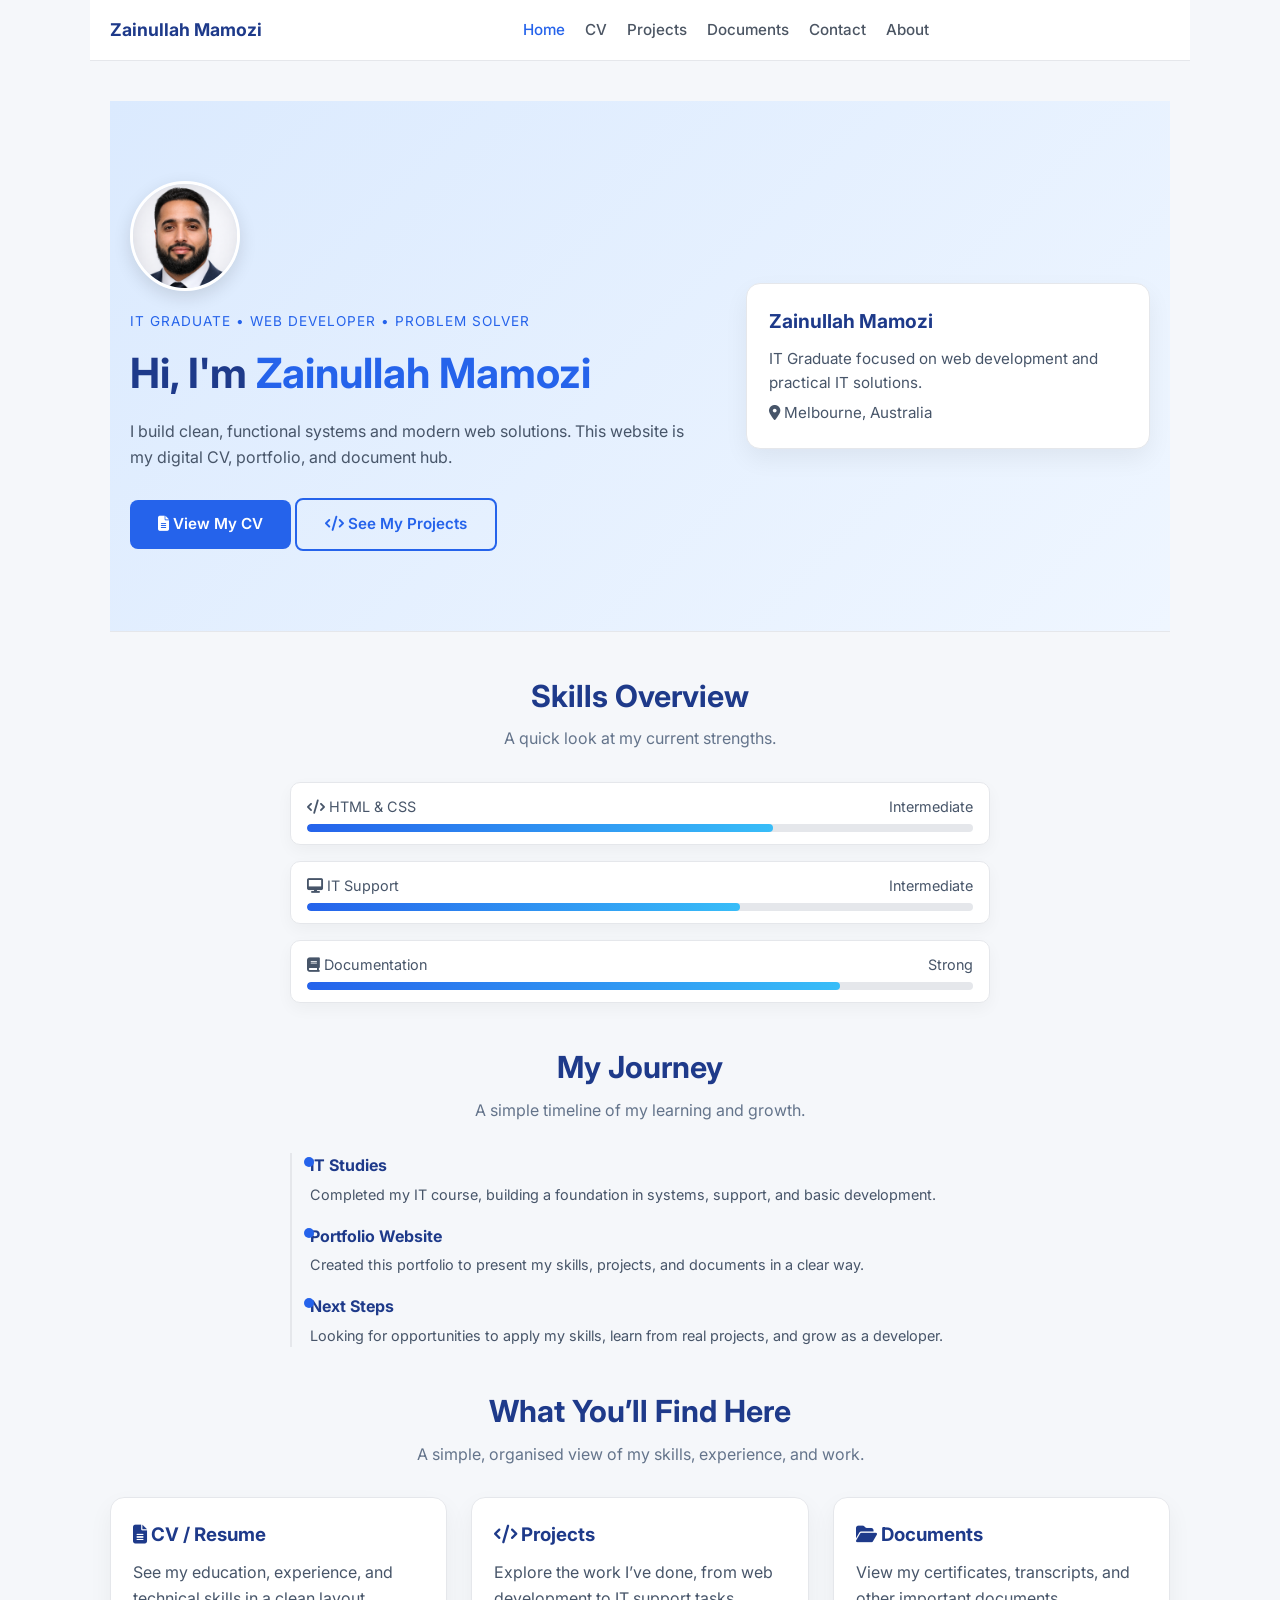
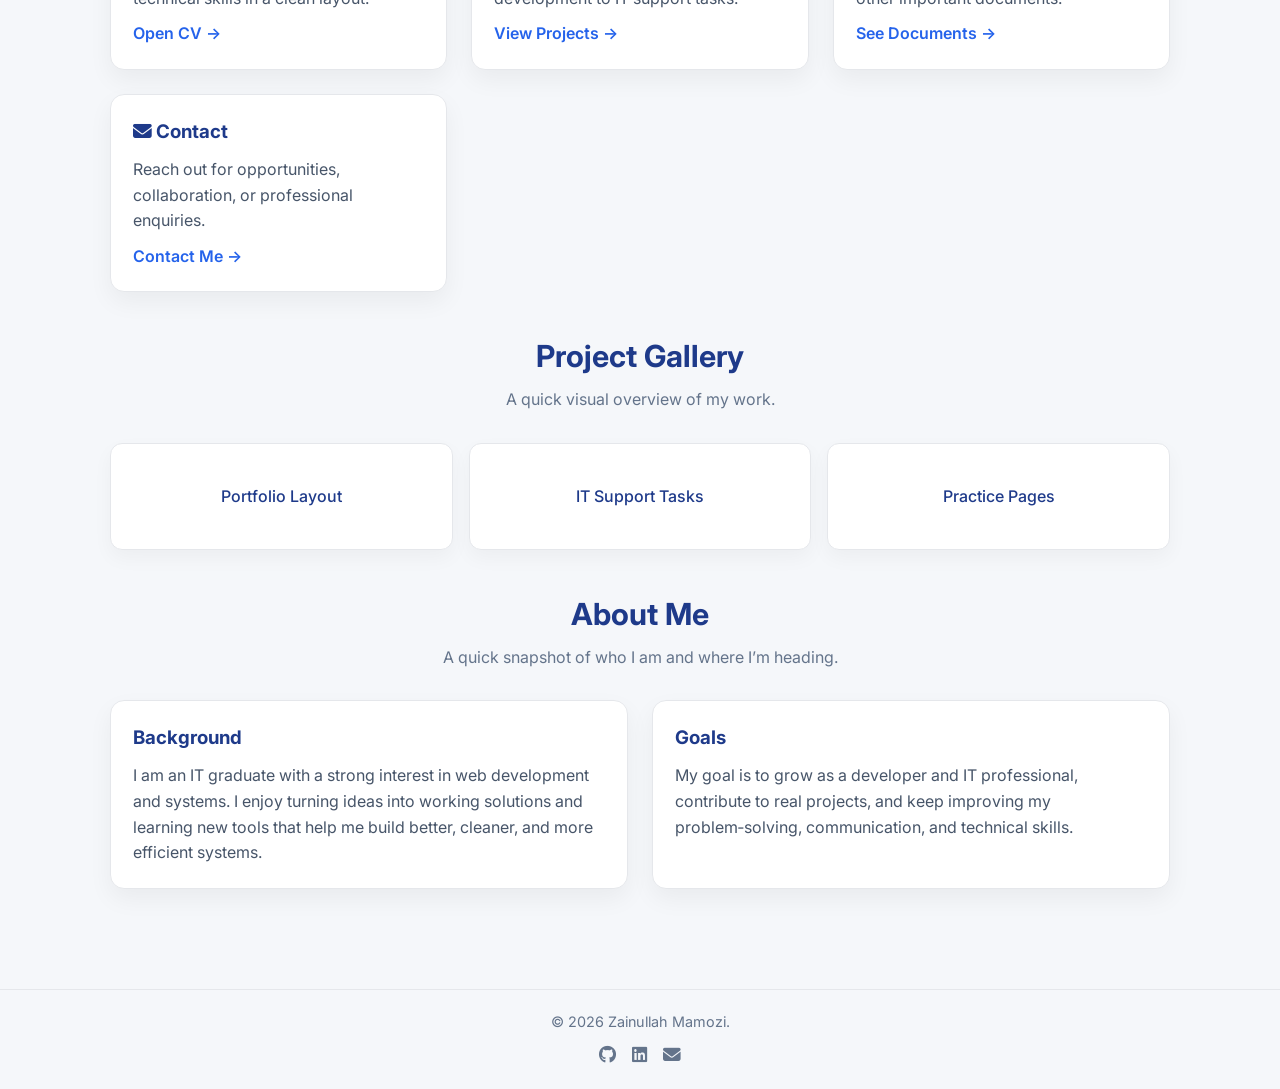
<file: index.html>
<!DOCTYPE html>
<html lang="en">
<head>
    <meta charset="UTF-8">
    <title>Home | Zainullah Mamozi</title>
    <link rel="stylesheet" href="style.css">
    <link rel="stylesheet" href="https://cdnjs.cloudflare.com/ajax/libs/font-awesome/6.5.1/css/all.min.css">
</head>
<body>

<header class="navbar">
    <div class="logo">Zainullah Mamozi</div>
    <nav>
        <a href="index.html" class="active">Home</a>
        <a href="cv.html">CV</a>
        <a href="projects.html">Projects</a>
        <a href="documents.html">Documents</a>
        <a href="contact.html">Contact</a>
        <a href="about.html">About</a>
    </nav>
</header>

<main>

    <!-- FIXED HERO SECTION -->
    <section class="hero">
        <div class="hero-inner">

            <!-- LEFT SIDE -->
            <div class="hero-left">
                <img src="images/profile.jpg" class="profile-photo-card" alt="Profile Photo">

                <p class="hero-tag">IT Graduate • Web Developer • Problem Solver</p>

                <h1>Hi, I'm <span class="accent">Zainullah Mamozi</span></h1>

                <p class="hero-desc">
                    I build clean, functional systems and modern web solutions.
                    This website is my digital CV, portfolio, and document hub.
                </p>

                <div class="hero-actions">
                    <a href="cv.html" class="btn primary"><i class="fa-solid fa-file-lines"></i> View My CV</a>
                    <a href="projects.html" class="btn ghost"><i class="fa-solid fa-code"></i> See My Projects</a>
                </div>
            </div>

            <!-- RIGHT SIDE -->
            <div class="hero-card profile-card">
                <h2>Zainullah Mamozi</h2>
                <p>IT Graduate focused on web development and practical IT solutions.</p>
                <p class="profile-location"><i class="fa-solid fa-location-dot"></i> Melbourne, Australia</p>
            </div>

        </div>
    </section>

    <!-- SKILLS -->
    <section class="section">
        <h2 class="section-title">Skills Overview</h2>
        <p class="section-subtitle">A quick look at my current strengths.</p>

        <div class="skills-list">
            <div class="skill-item">
                <div class="skill-label">
                    <span><i class="fa-solid fa-code"></i> HTML & CSS</span>
                    <span>Intermediate</span>
                </div>
                <div class="skill-bar">
                    <div class="skill-fill" style="width: 70%;"></div>
                </div>
            </div>

            <div class="skill-item">
                <div class="skill-label">
                    <span><i class="fa-solid fa-desktop"></i> IT Support</span>
                    <span>Intermediate</span>
                </div>
                <div class="skill-bar">
                    <div class="skill-fill" style="width: 65%;"></div>
                </div>
            </div>

            <div class="skill-item">
                <div class="skill-label">
                    <span><i class="fa-solid fa-book"></i> Documentation</span>
                    <span>Strong</span>
                </div>
                <div class="skill-bar">
                    <div class="skill-fill" style="width: 80%;"></div>
                </div>
            </div>
        </div>
    </section>

    <!-- TIMELINE -->
    <section class="section">
        <h2 class="section-title">My Journey</h2>
        <p class="section-subtitle">A simple timeline of my learning and growth.</p>

        <div class="timeline">
            <div class="timeline-item">
                <div class="timeline-dot"></div>
                <div class="timeline-content">
                    <h3>IT Studies</h3>
                    <p>Completed my IT course, building a foundation in systems, support, and basic development.</p>
                </div>
            </div>

            <div class="timeline-item">
                <div class="timeline-dot"></div>
                <div class="timeline-content">
                    <h3>Portfolio Website</h3>
                    <p>Created this portfolio to present my skills, projects, and documents in a clear way.</p>
                </div>
            </div>

            <div class="timeline-item">
                <div class="timeline-dot"></div>
                <div class="timeline-content">
                    <h3>Next Steps</h3>
                    <p>Looking for opportunities to apply my skills, learn from real projects, and grow as a developer.</p>
                </div>
            </div>
        </div>
    </section>

    <!-- WHAT YOU’LL FIND -->
    <section class="section">
        <h2 class="section-title">What You’ll Find Here</h2>
        <p class="section-subtitle">
            A simple, organised view of my skills, experience, and work.
        </p>

        <div class="card-grid">
            <div class="card">
                <h3><i class="fa-solid fa-file-lines"></i> CV / Resume</h3>
                <p>See my education, experience, and technical skills in a clean layout.</p>
                <a href="cv.html" class="card-link">Open CV →</a>
            </div>
            <div class="card">
                <h3><i class="fa-solid fa-code"></i> Projects</h3>
                <p>Explore the work I’ve done, from web development to IT support tasks.</p>
                <a href="projects.html" class="card-link">View Projects →</a>
            </div>
            <div class="card">
                <h3><i class="fa-solid fa-folder-open"></i> Documents</h3>
                <p>View my certificates, transcripts, and other important documents.</p>
                <a href="documents.html" class="card-link">See Documents →</a>
            </div>
            <div class="card">
                <h3><i class="fa-solid fa-envelope"></i> Contact</h3>
                <p>Reach out for opportunities, collaboration, or professional enquiries.</p>
                <a href="contact.html" class="card-link">Contact Me →</a>
            </div>
        </div>
    </section>

    <!-- PROJECT GALLERY PREVIEW -->
    <section class="section">
        <h2 class="section-title">Project Gallery</h2>
        <p class="section-subtitle">A quick visual overview of my work.</p>

        <div class="gallery-grid">
            <div class="gallery-item">Portfolio Layout</div>
            <div class="gallery-item">IT Support Tasks</div>
            <div class="gallery-item">Practice Pages</div>
        </div>
    </section>

    <!-- ABOUT AT THE END -->
    <section class="section">
        <h2 class="section-title">About Me</h2>
        <p class="section-subtitle">
            A quick snapshot of who I am and where I’m heading.
        </p>
        <div class="about-layout">
            <div class="about-block">
                <h3>Background</h3>
                <p>
                    I am an IT graduate with a strong interest in web development and systems.
                    I enjoy turning ideas into working solutions and learning new tools that
                    help me build better, cleaner, and more efficient systems.
                </p>
            </div>
            <div class="about-block">
                <h3>Goals</h3>
                <p>
                    My goal is to grow as a developer and IT professional, contribute to real projects,
                    and keep improving my problem‑solving, communication, and technical skills.
                </p>
            </div>
        </div>
    </section>

</main>

<footer class="footer">
    <p>© 2026 Zainullah Mamozi.</p>
    <div class="footer-social">
        <a href="#" aria-label="GitHub"><i class="fa-brands fa-github"></i></a>
        <a href="#" aria-label="LinkedIn"><i class="fa-brands fa-linkedin"></i></a>
        <a href="#" aria-label="Email"><i class="fa-solid fa-envelope"></i></a>
    </div>
</footer>

</body>
</html>
</file>
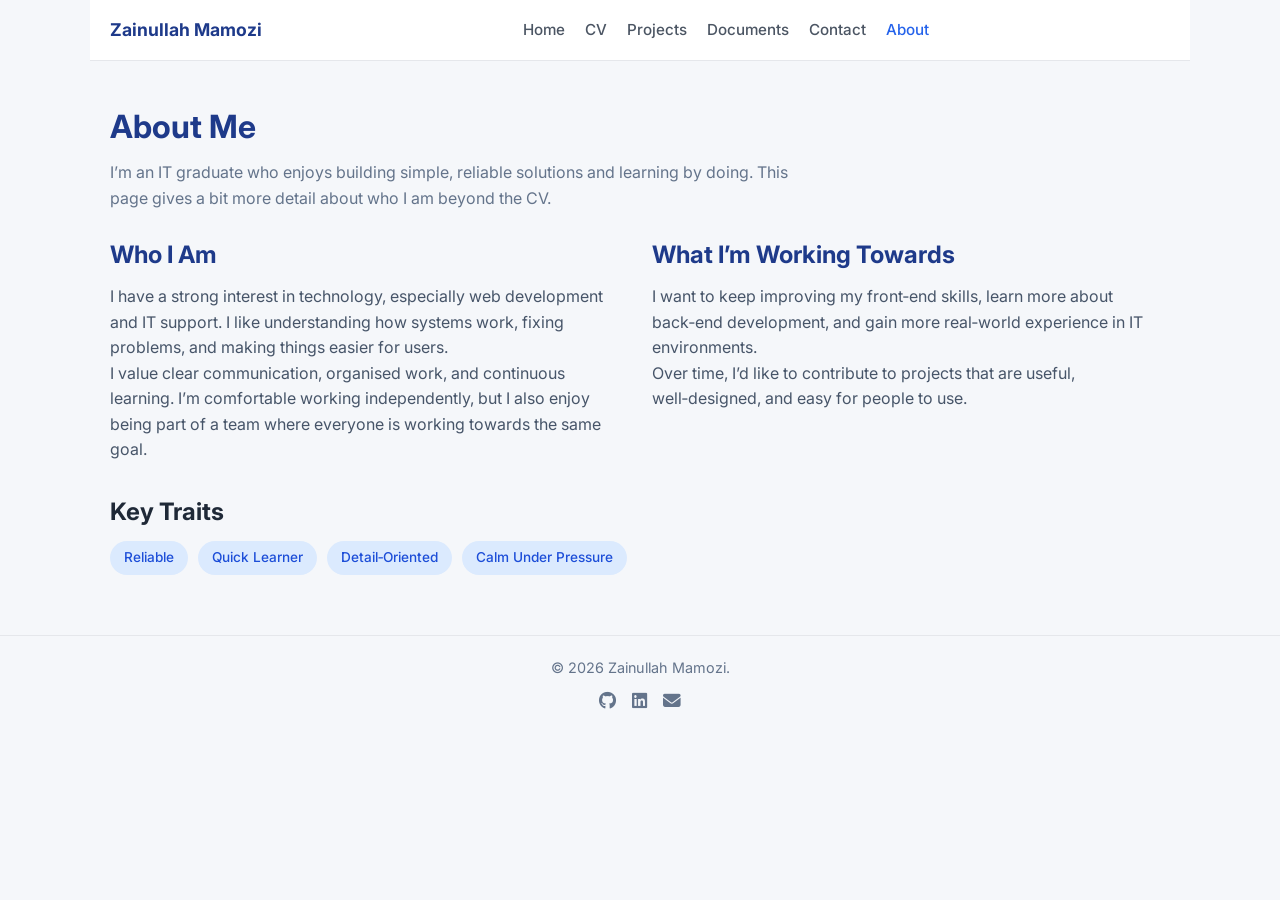
<file: about.html>
<!DOCTYPE html>
<html lang="en">
<head>
    <meta charset="UTF-8">
    <title>About | Zainullah Mamozi</title>
    <link rel="stylesheet" href="style.css">
    <link rel="stylesheet" href="https://cdnjs.cloudflare.com/ajax/libs/font-awesome/6.5.1/css/all.min.css">
</head>
<body>
<header class="navbar">
    <div class="logo">Zainullah Mamozi</div>
    <nav>
        <a href="index.html">Home</a>
        <a href="cv.html">CV</a>
        <a href="projects.html">Projects</a>
        <a href="documents.html">Documents</a>
        <a href="contact.html">Contact</a>
        <a href="about.html" class="active">About</a>
    </nav>
</header>

<main class="page">
    <h1 class="page-title">About Me</h1>
    <p class="page-intro">
        I’m an IT graduate who enjoys building simple, reliable solutions and learning by doing.
        This page gives a bit more detail about who I am beyond the CV.
    </p>

    <section class="split">
        <div>
            <h2>Who I Am</h2>
            <p>
                I have a strong interest in technology, especially web development and IT support.
                I like understanding how systems work, fixing problems, and making things easier
                for users.
            </p>
            <p>
                I value clear communication, organised work, and continuous learning. I’m comfortable
                working independently, but I also enjoy being part of a team where everyone is
                working towards the same goal.
            </p>
        </div>
        <div>
            <h2>What I’m Working Towards</h2>
            <p>
                I want to keep improving my front‑end skills, learn more about back‑end development,
                and gain more real‑world experience in IT environments.
            </p>
            <p>
                Over time, I’d like to contribute to projects that are useful, well‑designed, and
                easy for people to use.
            </p>
        </div>
    </section>

    <section class="pill-section">
        <h2>Key Traits</h2>
        <div class="pill-row">
            <span class="pill">Reliable</span>
            <span class="pill">Quick Learner</span>
            <span class="pill">Detail‑Oriented</span>
            <span class="pill">Calm Under Pressure</span>
        </div>
    </section>
</main>

<footer class="footer">
    <p>© 2026 Zainullah Mamozi.</p>
    <div class="footer-social">
        <a href="#" aria-label="GitHub"><i class="fa-brands fa-github"></i></a>
        <a href="#" aria-label="LinkedIn"><i class="fa-brands fa-linkedin"></i></a>
        <a href="#" aria-label="Email"><i class="fa-solid fa-envelope"></i></a>
    </div>
</footer>
</body>
</html>
</file>
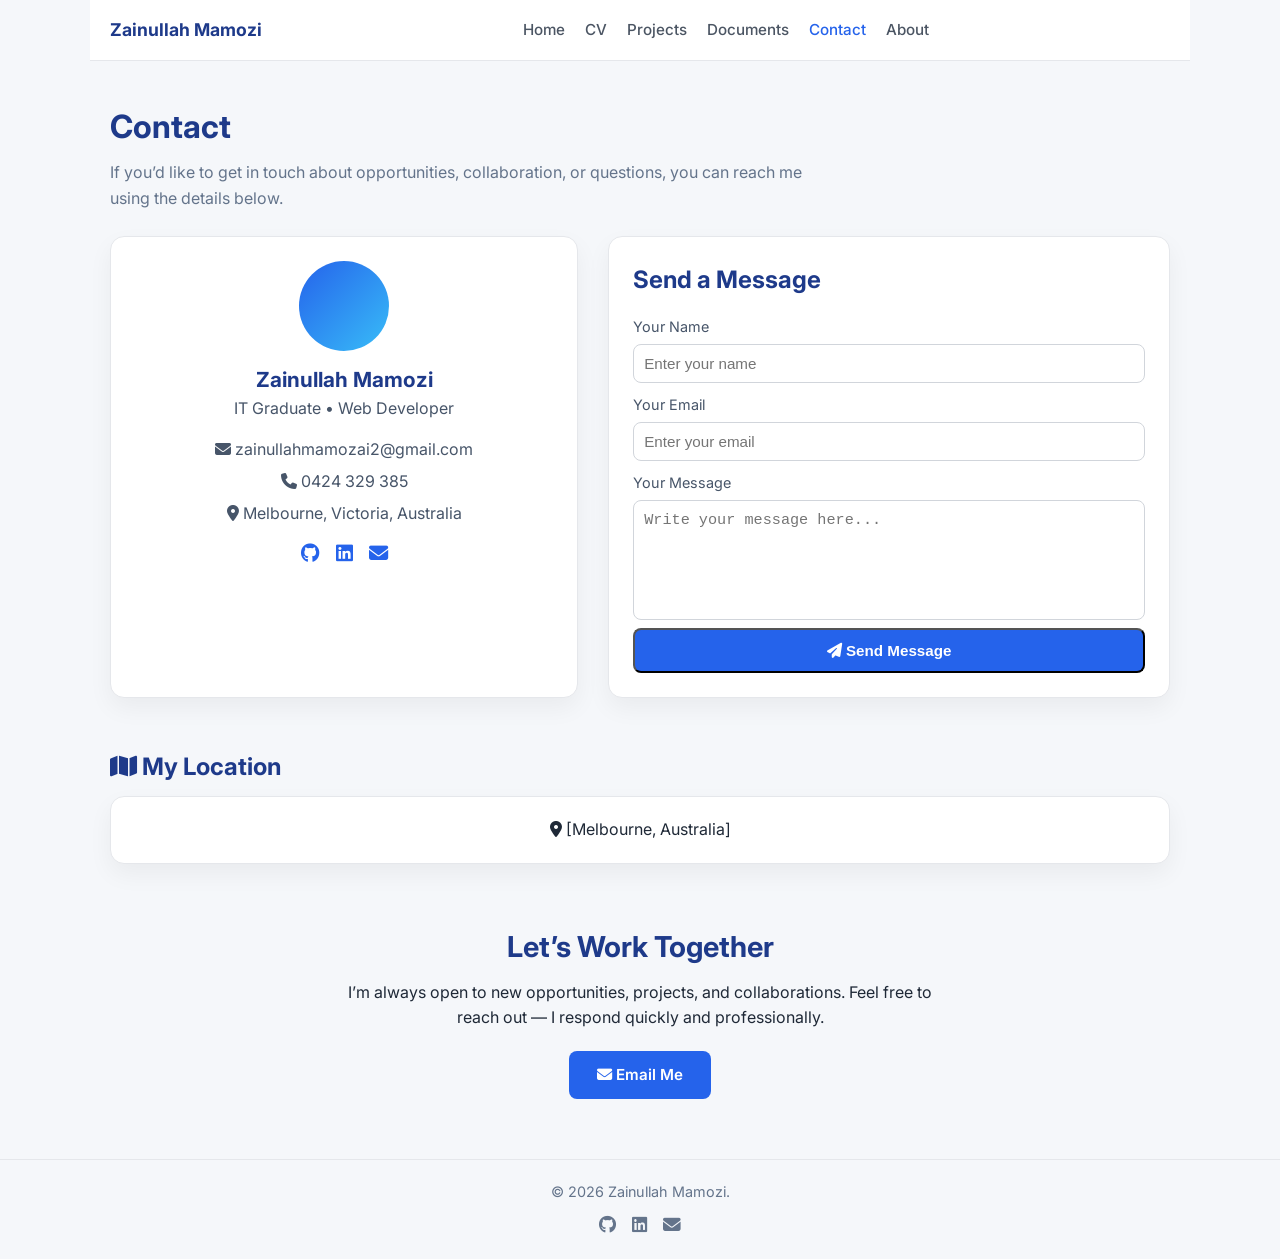
<file: contact.html>
<!DOCTYPE html>
<html lang="en">
<head>
    <meta charset="UTF-8">
    <title>Contact | Zainullah Mamozi</title>
    <link rel="stylesheet" href="style.css">
    <link rel="stylesheet" href="https://cdnjs.cloudflare.com/ajax/libs/font-awesome/6.5.1/css/all.min.css">
</head>
<body>

<header class="navbar">
    <div class="logo">Zainullah Mamozi</div>
    <nav>
        <a href="index.html">Home</a>
        <a href="cv.html">CV</a>
        <a href="projects.html">Projects</a>
        <a href="documents.html">Documents</a>
        <a href="contact.html" class="active">Contact</a>
        <a href="about.html">About</a>
    </nav>
</header>

<main class="page">

    <h1 class="page-title">Contact</h1>
    <p class="page-intro">
        If you’d like to get in touch about opportunities, collaboration, or questions,
        you can reach me using the details below.
    </p>

    <!-- CONTACT GRID -->
    <div class="contact-grid">

        <!-- CONTACT CARD -->
        <div class="contact-card">
            <div class="contact-photo"></div>
            <h2 class="contact-name">Zainullah Mamozi</h2>
            <p class="contact-role">IT Graduate • Web Developer</p>

            <div class="contact-info">
                <p><i class="fa-solid fa-envelope"></i> zainullahmamozai2@gmail.com</p>
                <p><i class="fa-solid fa-phone"></i> 0424 329 385</p>
                <p><i class="fa-solid fa-location-dot"></i> Melbourne, Victoria, Australia</p>
            </div>

            <div class="contact-social">
                <a href="#"><i class="fa-brands fa-github"></i></a>
                <a href="#"><i class="fa-brands fa-linkedin"></i></a>
                <a href="#"><i class="fa-solid fa-envelope"></i></a>
            </div>
        </div>

        <!-- CONTACT FORM -->
        <div class="contact-form-box">
            <h2>Send a Message</h2>

            <!-- FIXED FORM -->
            <form action="mailto:zainullahmamozai2@gmail.com"
                  method="POST"
                  enctype="text/plain"
                  class="contact-form">

                <label>Your Name</label>
                <input type="text" name="name" placeholder="Enter your name" required>

                <label>Your Email</label>
                <input type="email" name="email" placeholder="Enter your email" required>

                <label>Your Message</label>
                <textarea name="message" placeholder="Write your message here..." required></textarea>

                <button type="submit" class="btn primary" style="width:100%;">
                    <i class="fa-solid fa-paper-plane"></i> Send Message
                </button>
            </form>
        </div>

    </div>

    <!-- MAP PREVIEW -->
    <section class="map-preview">
        <h2><i class="fa-solid fa-map"></i> My Location</h2>
        <div class="map-box">
            <p><i class="fa-solid fa-location-dot"></i> [Melbourne, Australia]</p>
        </div>
    </section>

    <!-- CTA -->
    <section class="cta-section">
        <h2>Let’s Work Together</h2>
        <p>
            I’m always open to new opportunities, projects, and collaborations.
            Feel free to reach out — I respond quickly and professionally.
        </p>
        <a href="mailto:zainullahmamozai2@gmail.com" class="btn primary">
            <i class="fa-solid fa-envelope"></i> Email Me
        </a>
    </section>

</main>

<footer class="footer">
    <p>© 2026 Zainullah Mamozi.</p>
    <div class="footer-social">
        <a href="#"><i class="fa-brands fa-github"></i></a>
        <a href="#"><i class="fa-brands fa-linkedin"></i></a>
        <a href="#"><i class="fa-solid fa-envelope"></i></a>
    </div>
</footer>

</body>
</html>
</file>
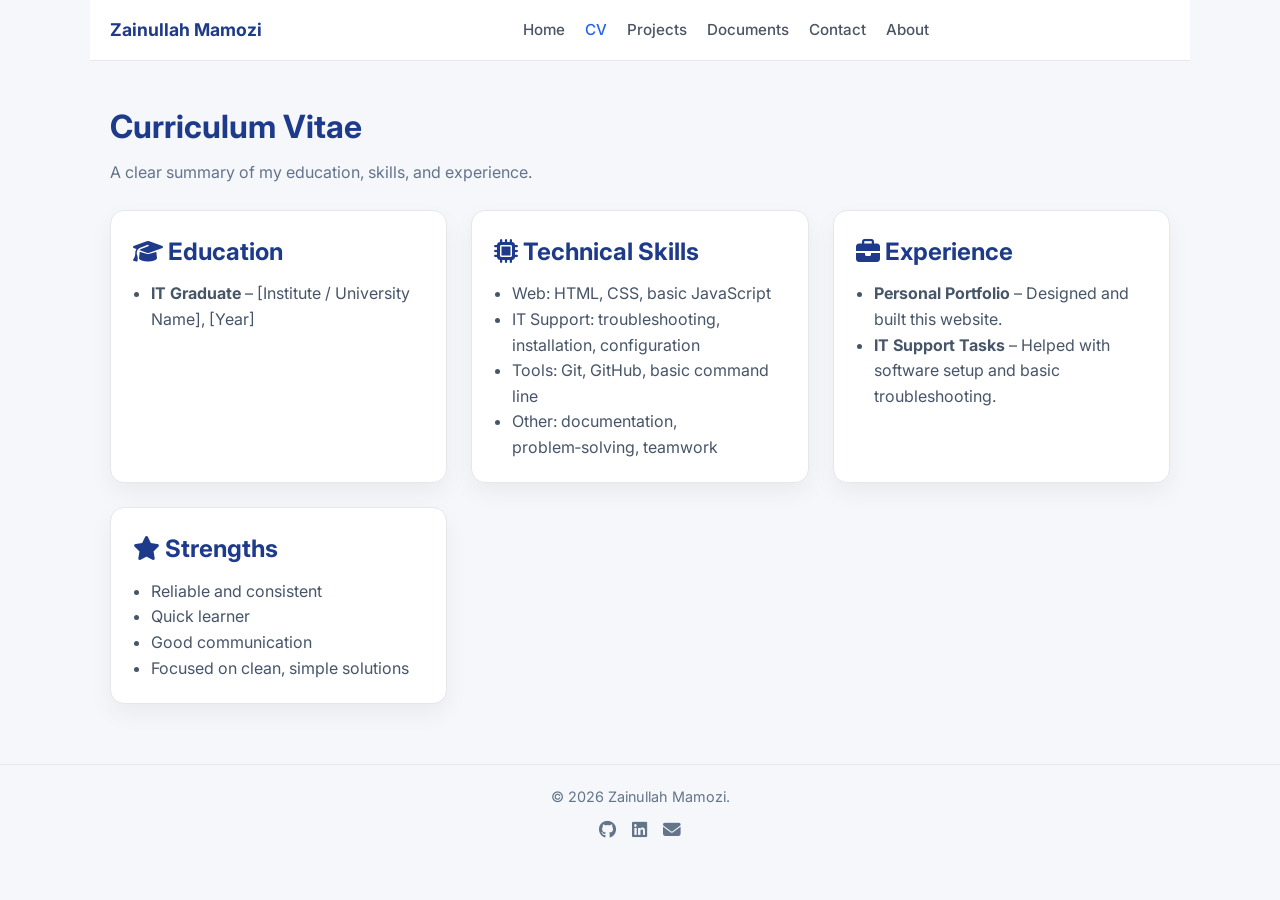
<file: cv.html>
<!DOCTYPE html>
<html lang="en">
<head>
    <meta charset="UTF-8">
    <title>CV | Zainullah Mamozi</title>
    <link rel="stylesheet" href="style.css">
    <link rel="stylesheet" href="https://cdnjs.cloudflare.com/ajax/libs/font-awesome/6.5.1/css/all.min.css">
</head>
<body>
<header class="navbar">
    <div class="logo">Zainullah Mamozi</div>
    <nav>
        <a href="index.html">Home</a>
        <a href="cv.html" class="active">CV</a>
        <a href="projects.html">Projects</a>
        <a href="documents.html">Documents</a>
        <a href="contact.html">Contact</a>
        <a href="about.html">About</a>
    </nav>
</header>

<main class="page">
    <h1 class="page-title">Curriculum Vitae</h1>
    <p class="page-intro">
        A clear summary of my education, skills, and experience.
    </p>

    <section class="cv-grid">
        <div class="cv-card">
            <h2><i class="fa-solid fa-graduation-cap"></i> Education</h2>
            <ul>
                <li><strong>IT Graduate</strong> – [Institute / University Name], [Year]</li>
            </ul>
        </div>

        <div class="cv-card">
            <h2><i class="fa-solid fa-microchip"></i> Technical Skills</h2>
            <ul>
                <li>Web: HTML, CSS, basic JavaScript</li>
                <li>IT Support: troubleshooting, installation, configuration</li>
                <li>Tools: Git, GitHub, basic command line</li>
                <li>Other: documentation, problem‑solving, teamwork</li>
            </ul>
        </div>

        <div class="cv-card">
            <h2><i class="fa-solid fa-briefcase"></i> Experience</h2>
            <ul>
                <li><strong>Personal Portfolio</strong> – Designed and built this website.</li>
                <li><strong>IT Support Tasks</strong> – Helped with software setup and basic troubleshooting.</li>
            </ul>
        </div>

        <div class="cv-card">
            <h2><i class="fa-solid fa-star"></i> Strengths</h2>
            <ul>
                <li>Reliable and consistent</li>
                <li>Quick learner</li>
                <li>Good communication</li>
                <li>Focused on clean, simple solutions</li>
            </ul>
        </div>
    </section>
</main>

<footer class="footer">
    <p>© 2026 Zainullah Mamozi.</p>
    <div class="footer-social">
        <a href="#" aria-label="GitHub"><i class="fa-brands fa-github"></i></a>
        <a href="#" aria-label="LinkedIn"><i class="fa-brands fa-linkedin"></i></a>
        <a href="#" aria-label="Email"><i class="fa-solid fa-envelope"></i></a>
    </div>
</footer>
</body>
</html>
</file>
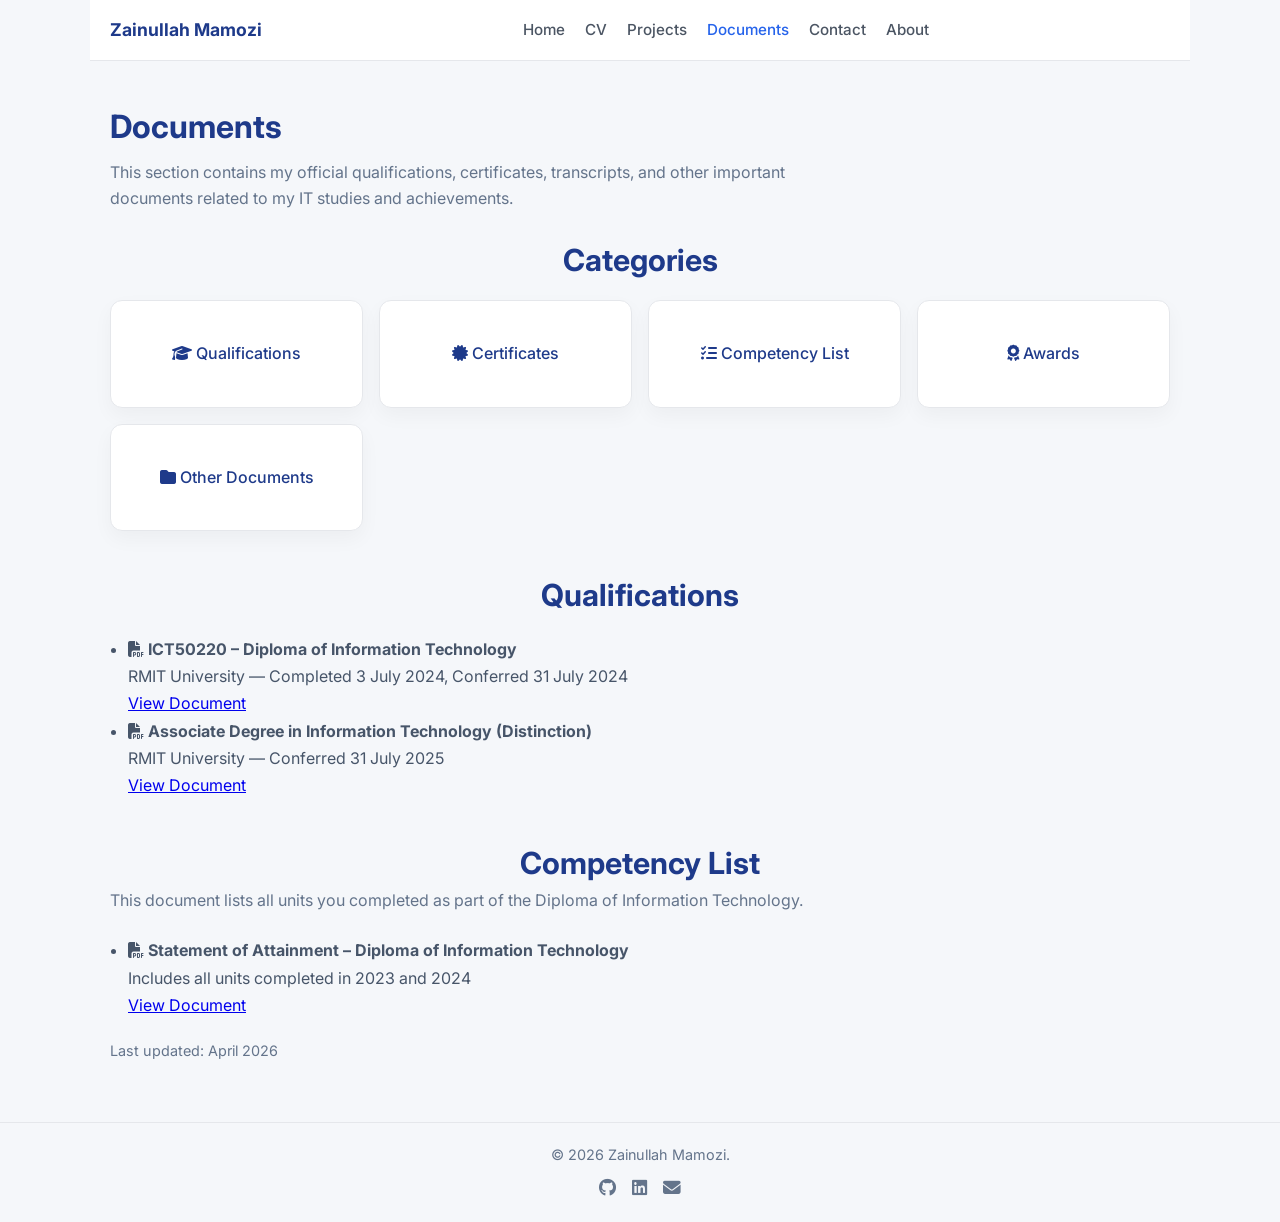
<file: documents.html>
<!DOCTYPE html>
<html lang="en">
<head>
    <meta charset="UTF-8">
    <meta name="viewport" content="width=device-width, initial-scale=1.0">
    <title>Documents – Zainullah Mamozi</title>
    <link rel="stylesheet" href="style.css">
    <link rel="stylesheet" href="https://cdnjs.cloudflare.com/ajax/libs/font-awesome/6.5.1/css/all.min.css">
</head>

<body>

<!-- NAVBAR -->
<header class="navbar">
    <div class="logo">Zainullah Mamozi</div>
    <nav>
        <a href="index.html">Home</a>
        <a href="cv.html">CV</a>
        <a href="projects.html">Projects</a>
        <a href="documents.html" class="active">Documents</a>
        <a href="contact.html">Contact</a>
        <a href="about.html">About</a>
    </nav>
</header>

<main class="page">

    <h1 class="page-title">Documents</h1>
    <p class="page-intro">
        This section contains my official qualifications, certificates, transcripts, and other important documents related to my IT studies and achievements.
    </p>

    <!-- CATEGORIES -->
    <h2 class="section-title">Categories</h2>
    <div class="gallery-grid">
        <div class="gallery-item"><i class="fa-solid fa-graduation-cap"></i> Qualifications</div>
        <div class="gallery-item"><i class="fa-solid fa-certificate"></i> Certificates</div>
        <div class="gallery-item"><i class="fa-solid fa-list-check"></i> Competency List</div>
        <div class="gallery-item"><i class="fa-solid fa-award"></i> Awards</div>
        <div class="gallery-item"><i class="fa-solid fa-folder"></i> Other Documents</div>
    </div>

    <!-- QUALIFICATIONS -->
    <h2 class="section-title" style="margin-top:40px;">Qualifications</h2>

    <ul class="doc-list">
        <li>
            <i class="fa-solid fa-file-pdf"></i>
            <strong>ICT50220 – Diploma of Information Technology</strong><br>
            RMIT University — Completed 3 July 2024, Conferred 31 July 2024<br>
            <a href="documents/diploma-it.pdf" target="_blank">View Document</a>
        </li>

        <li>
            <i class="fa-solid fa-file-pdf"></i>
            <strong>Associate Degree in Information Technology (Distinction)</strong><br>
            RMIT University — Conferred 31 July 2025<br>
            <a href="documents/associate-degree.pdf" target="_blank">View Document</a>
        </li>
    </ul>

    <!-- COMPETENCY LIST -->
    <h2 class="section-title" style="margin-top:40px;">Competency List</h2>
    <p class="page-intro">
        This document lists all units you completed as part of the Diploma of Information Technology.
    </p>

    <ul class="doc-list">
        <li>
            <i class="fa-solid fa-file-pdf"></i>
            <strong>Statement of Attainment – Diploma of Information Technology</strong><br>
            Includes all units completed in 2023 and 2024<br>
            <a href="documents/statement-of-attainment.pdf" target="_blank">View Document</a>
        </li>
    </ul>

    <p style="margin-top:20px; color:#64748b; font-size:0.9rem;">
        Last updated: April 2026
    </p>

</main>

<!-- FOOTER -->
<footer class="footer">
    <p>© 2026 Zainullah Mamozi.</p>
    <div class="footer-social">
        <a href="#" aria-label="GitHub"><i class="fa-brands fa-github"></i></a>
        <a href="#" aria-label="LinkedIn"><i class="fa-brands fa-linkedin"></i></a>
        <a href="mailto:zainullahmamozai2@gmail.com" aria-label="Email">
            <i class="fa-solid fa-envelope"></i>
        </a>
    </div>
</footer>

</body>
</html>
</file>
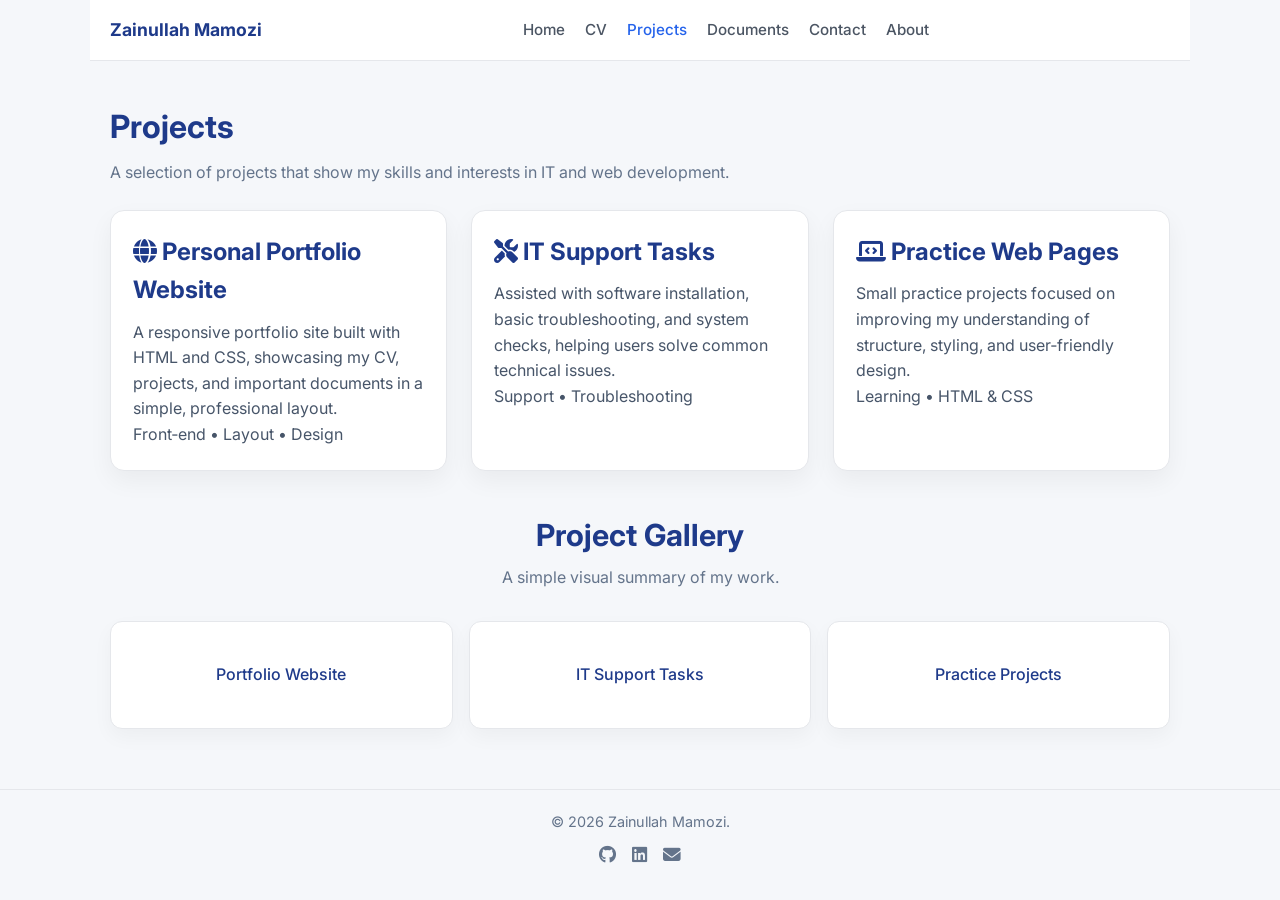
<file: projects.html>
<!DOCTYPE html>
<html lang="en">
<head>
    <meta charset="UTF-8">
    <title>Projects | Zainullah Mamozi</title>
    <link rel="stylesheet" href="style.css">
    <link rel="stylesheet" href="https://cdnjs.cloudflare.com/ajax/libs/font-awesome/6.5.1/css/all.min.css">
</head>
<body>
<header class="navbar">
    <div class="logo">Zainullah Mamozi</div>
    <nav>
        <a href="index.html">Home</a>
        <a href="cv.html">CV</a>
        <a href="projects.html" class="active">Projects</a>
        <a href="documents.html">Documents</a>
        <a href="contact.html">Contact</a>
        <a href="about.html">About</a>
    </nav>
</header>

<main class="page">
    <h1 class="page-title">Projects</h1>
    <p class="page-intro">
        A selection of projects that show my skills and interests in IT and web development.
    </p>

    <div class="project-grid">
        <article class="project-card">
            <h2><i class="fa-solid fa-globe"></i> Personal Portfolio Website</h2>
            <p>
                A responsive portfolio site built with HTML and CSS, showcasing my CV, projects,
                and important documents in a simple, professional layout.
            </p>
            <p class="project-tag">Front‑end • Layout • Design</p>
        </article>

        <article class="project-card">
            <h2><i class="fa-solid fa-screwdriver-wrench"></i> IT Support Tasks</h2>
            <p>
                Assisted with software installation, basic troubleshooting, and system checks,
                helping users solve common technical issues.
            </p>
            <p class="project-tag">Support • Troubleshooting</p>
        </article>

        <article class="project-card">
            <h2><i class="fa-solid fa-laptop-code"></i> Practice Web Pages</h2>
            <p>
                Small practice projects focused on improving my understanding of structure,
                styling, and user‑friendly design.
            </p>
            <p class="project-tag">Learning • HTML & CSS</p>
        </article>
    </div>

    <section class="section">
        <h2 class="section-title">Project Gallery</h2>
        <p class="section-subtitle">A simple visual summary of my work.</p>

        <div class="gallery-grid">
            <div class="gallery-item">Portfolio Website</div>
            <div class="gallery-item">IT Support Tasks</div>
            <div class="gallery-item">Practice Projects</div>
        </div>
    </section>
</main>

<footer class="footer">
    <p>© 2026 Zainullah Mamozi.</p>
    <div class="footer-social">
        <a href="#" aria-label="GitHub"><i class="fa-brands fa-github"></i></a>
        <a href="#" aria-label="LinkedIn"><i class="fa-brands fa-linkedin"></i></a>
        <a href="#" aria-label="Email"><i class="fa-solid fa-envelope"></i></a>
    </div>
</footer>
</body>
</html>
</file>
<file: style.css>
/* ========== GOOGLE FONT ========== */
@import url('https://fonts.googleapis.com/css2?family=Inter:wght@300;400;500;600;700&display=swap');

/* ========== BASE ========== */
* {
    margin: 0;
    padding: 0;
    box-sizing: border-box;
}

body {
    font-family: 'Inter', sans-serif;
    background: #f5f7fa;
    color: #1f2937;
    line-height: 1.6;
}

/* Center content on large screens */
main {
    max-width: 1100px;
    margin: 0 auto;
    padding: 40px 20px 60px;
}

/* ========== NAVBAR ========== */
.navbar {
    background: #ffffff;
    border-bottom: 1px solid #e5e7eb;
    padding: 16px 20px;
    position: sticky;
    top: 0;
    z-index: 10;
}

.navbar,
.navbar nav {
    max-width: 1100px;
    margin: 0 auto;
    display: flex;
    align-items: center;
    justify-content: space-between;
}

.logo {
    font-weight: 700;
    font-size: 1.1rem;
    color: #1e3a8a;
}

.navbar nav a {
    color: #4b5563;
    text-decoration: none;
    margin-left: 20px;
    font-size: 0.95rem;
    font-weight: 500;
}

.navbar nav a:hover,
.navbar nav a.active {
    color: #2563eb;
}

/* ========== HERO (HOME) ========== */
.hero {
    background: linear-gradient(135deg, #dbeafe, #eff6ff);
    padding: 80px 20px;
    border-bottom: 1px solid #e5e7eb;
    margin-bottom: 40px;
}

.hero-inner {
    max-width: 1100px;
    margin: 0 auto;
    display: grid;
    grid-template-columns: minmax(0, 2fr) minmax(0, 1.4fr);
    gap: 40px;
    align-items: center;
}

.hero-tag {
    font-size: 0.85rem;
    text-transform: uppercase;
    letter-spacing: 1px;
    color: #2563eb;
    margin-bottom: 8px;
}

.hero h1 {
    font-size: 2.6rem;
    font-weight: 700;
    color: #1e3a8a;
}

.hero h1 .accent {
    color: #2563eb;
}

.hero-desc {
    margin-top: 12px;
    color: #475569;
    max-width: 600px;
}

.hero-actions {
    margin-top: 28px;
}

.btn {
    display: inline-block;
    padding: 12px 28px;
    border-radius: 8px;
    font-size: 0.95rem;
    text-decoration: none;
    font-weight: 600;
    transition: 0.2s ease;
}

.btn.primary {
    background: #2563eb;
    color: white;
}

.btn.primary:hover {
    background: #1d4ed8;
}

.btn.ghost {
    border: 2px solid #2563eb;
    color: #2563eb;
}

.btn.ghost:hover {
    background: #dbeafe;
}

/* Hero side card */
.hero-card {
    background: white;
    border-radius: 14px;
    padding: 22px;
    border: 1px solid #e5e7eb;
    box-shadow: 0 10px 25px rgba(0,0,0,0.06);
}

.hero-card h2 {
    font-size: 1.2rem;
    margin-bottom: 10px;
    color: #1e3a8a;
}

.hero-card p {
    font-size: 0.95rem;
    color: #475569;
}

/* ========== FIXED PROFILE PHOTO SECTION ========== */

/* REAL PROFILE PHOTO */
.profile-photo-card {
    width: 110px;
    height: 110px;
    border-radius: 999px;
    object-fit: cover;
    margin: 0 auto 12px;
    border: 3px solid #ffffff;
    box-shadow: 0 6px 18px rgba(0,0,0,0.12);
    transition: 0.25s ease;
}

.profile-photo-card:hover {
    transform: scale(1.03);
    box-shadow: 0 10px 25px rgba(0,0,0,0.18);
}

/* OLD BLUE CIRCLE (KEPT FOR RIGHT CARD ONLY) */
.hero-circle {
    width: 90px;
    height: 90px;
    border-radius: 999px;
    margin: 0 auto 12px;
    background: linear-gradient(135deg, #2563eb, #38bdf8);
}

/* REMOVE OLD BROKEN CLASS */
.profile-photo {
    display: none;
}

.profile-location {
    margin-top: 6px;
    color: #64748b;
}

/* ========== SECTIONS ========== */
.section {
    margin-top: 40px;
}

.section-title {
    font-size: 1.9rem;
    font-weight: 700;
    color: #1e3a8a;
    text-align: center;
}

.section-subtitle {
    text-align: center;
    color: #64748b;
    margin-top: 6px;
    margin-bottom: 30px;
}

/* ========== PAGE LAYOUT (OTHER PAGES) ========== */
.page {
    max-width: 1100px;
    margin: 40px auto 60px;
    padding: 0 20px;
}

.page-title {
    font-size: 2rem;
    font-weight: 700;
    color: #1e3a8a;
    margin-bottom: 8px;
}

.page-intro {
    color: #64748b;
    margin-bottom: 24px;
    max-width: 700px;
}

/* ========== CARD GRID (HOME, CV, PROJECTS) ========== */
.card-grid,
.cv-grid,
.project-grid {
    display: grid;
    grid-template-columns: repeat(auto-fit, minmax(260px, 1fr));
    gap: 24px;
}

.card,
.cv-card,
.project-card {
    background: white;
    border-radius: 14px;
    padding: 22px;
    border: 1px solid #e5e7eb;
    box-shadow: 0 10px 25px rgba(0,0,0,0.05);
    transition: 0.2s ease;
}

.card:hover,
.cv-card:hover,
.project-card:hover {
    transform: translateY(-4px);
    box-shadow: 0 18px 40px rgba(0,0,0,0.08);
}

.card h3,
.cv-card h2,
.project-card h2 {
    margin-bottom: 10px;
    color: #1e3a8a;
}

.card p,
.project-card p {
    color: #475569;
}

.card-link {
    display: inline-block;
    margin-top: 10px;
    color: #2563eb;
    font-weight: 600;
    text-decoration: none;
}

/* ========== ABOUT BLOCKS (HOME + about.html) ========== */
.about-layout,
.split {
    display: grid;
    grid-template-columns: repeat(auto-fit, minmax(260px, 1fr));
    gap: 24px;
    margin-top: 20px;
}

.about-block {
    background: white;
    border-radius: 14px;
    padding: 22px;
    border: 1px solid #e5e7eb;
    box-shadow: 0 10px 25px rgba(0,0,0,0.05);
}

.about-block h3,
.split h2 {
    margin-bottom: 10px;
    color: #1e3a8a;
}

.about-block p,
.split p {
    color: #475569;
}

/* ========== PILLS (about.html) ========== */
.pill-section {
    margin-top: 30px;
}

.pill-row {
    display: flex;
    flex-wrap: wrap;
    gap: 10px;
    margin-top: 10px;
}

.pill {
    padding: 6px 14px;
    border-radius: 999px;
    background: #dbeafe;
    color: #1d4ed8;
    font-size: 0.85rem;
    font-weight: 500;
}

/* ========== SKILLS ========== */
.skills-list {
    max-width: 700px;
    margin: 0 auto;
    display: flex;
    flex-direction: column;
    gap: 16px;
}

.skill-item {
    background: #ffffff;
    border-radius: 10px;
    padding: 12px 16px;
    border: 1px solid #e5e7eb;
    box-shadow: 0 6px 16px rgba(0,0,0,0.04);
}

.skill-label {
    display: flex;
    justify-content: space-between;
    font-size: 0.9rem;
    color: #475569;
    margin-bottom: 6px;
}

.skill-bar {
    width: 100%;
    height: 8px;
    border-radius: 999px;
    background: #e5e7eb;
    overflow: hidden;
}

.skill-fill {
    height: 100%;
    border-radius: 999px;
    background: linear-gradient(90deg, #2563eb, #38bdf8);
    animation: growBar 1.2s ease-out;
}

/* ========== TIMELINE ========== */
.timeline {
    max-width: 700px;
    margin: 0 auto;
    border-left: 2px solid #e5e7eb;
    padding-left: 18px;
    display: flex;
    flex-direction: column;
    gap: 18px;
}

.timeline-item {
    position: relative;
}

.timeline-dot {
    width: 10px;
    height: 10px;
    border-radius: 999px;
    background: #2563eb;
    position: absolute;
    left: -6px;
    top: 4px;
}

.timeline-content h3 {
    font-size: 1rem;
    color: #1e3a8a;
    margin-bottom: 4px;
}

.timeline-content p {
    font-size: 0.9rem;
    color: #475569;
}

/* ========== GALLERY ========== */
.gallery-grid {
    display: grid;
    grid-template-columns: repeat(auto-fit, minmax(220px, 1fr));
    gap: 16px;
    margin-top: 16px;
}

.gallery-item {
    background: #ffffff;
    border-radius: 12px;
    padding: 40px 16px;
    text-align: center;
    border: 1px solid #e5e7eb;
    box-shadow: 0 8px 20px rgba(0,0,0,0.04);
    font-weight: 500;
    color: #1e3a8a;
}

/* ========== CV LISTS ========== */
.cv-card ul {
    margin-left: 18px;
    color: #475569;
}

/* ========== DOCUMENTS PAGE ========== */
.doc-list {
    margin-top: 16px;
    margin-left: 18px;
    line-height: 1.7;
    color: #475569;
}

.upload-box {
    background: #ffffff;
    border-radius: 14px;
    padding: 22px;
    border: 1px solid #e5e7eb;
    box-shadow: 0 10px 25px rgba(0,0,0,0.05);
    text-align: center;
}

.upload-label {
    display: inline-flex;
    align-items: center;
    gap: 8px;
    padding: 10px 18px;
    border-radius: 999px;
    border: 1px dashed #2563eb;
    color: #2563eb;
    cursor: pointer;
    font-size: 0.95rem;
}

.upload-input {
    display: none;
}

.upload-info {
    margin-top: 10px;
    font-size: 0.9rem;
    color: #64748b;
}

/* ========== CONTACT PAGE (OLD SIMPLE BOX) ========== */
.contact-box {
    background: white;
    border-radius: 14px;
    padding: 22px;
    border: 1px solid #e5e7eb;
    box-shadow: 0 10px 25px rgba(0,0,0,0.05);
    color: #475569;
}

.contact-box a {
    color: #2563eb;
    text-decoration: none;
}

/* ========== FOOTER ========== */
.footer {
    text-align: center;
    padding: 20px;
    margin-top: 40px;
    color: #64748b;
    font-size: 0.9rem;
    border-top: 1px solid #e5e7eb;
}

.footer-social {
    margin-top: 8px;
}

.footer-social a {
    color: #64748b;
    margin: 0 6px;
    font-size: 1.1rem;
    text-decoration: none;
}

.footer-social a:hover {
    color: #2563eb;
}

/* ========== ANIMATIONS ========== */
.card,
.cv-card,
.project-card,
.about-block,
.gallery-item,
.skill-item,
.timeline-item,
.upload-box,
.contact-box {
    opacity: 0;
    transform: translateY(6px);
    animation: fadeInUp 0.5s ease forwards;
}

@keyframes fadeInUp {
    to {
        opacity: 1;
        transform: translateY(0);
    }
}

@keyframes growBar {
    from { width: 0; }
    to { width: 100%; }
}

/* ========== RESPONSIVE ========== */
@media (max-width: 800px) {
    .hero-inner {
        grid-template-columns: 1fr;
    }

    .navbar,
    .navbar nav {
        flex-wrap: wrap;
        gap: 8px;
    }

    .navbar nav a {
        margin-left: 12px;
        font-size: 0.9rem;
    }
}

/* ========================================================= */
/* ========== NEW CONTACT PAGE (PROFESSIONAL LAYOUT) ======== */
/* ========================================================= */

.contact-grid {
    display: grid;
    grid-template-columns: 1fr 1.2fr;
    gap: 30px;
    margin-top: 20px;
}

@media (max-width: 800px) {
    .contact-grid {
        grid-template-columns: 1fr;
    }
}

/* CONTACT CARD */
.contact-card {
    background: white;
    border-radius: 14px;
    padding: 24px;
    border: 1px solid #e5e7eb;
    box-shadow: 0 10px 25px rgba(0,0,0,0.05);
    text-align: center;
}

.contact-photo {
    width: 90px;
    height: 90px;
    border-radius: 999px;
    margin: 0 auto 12px;
    background: linear-gradient(135deg, #2563eb, #38bdf8);
}

.contact-name {
    font-size: 1.3rem;
    font-weight: 700;
    color: #1e3a8a;
}

.contact-role {
    color: #475569;
    margin-bottom: 16px;
}

.contact-info p {
    margin: 6px 0;
    color: #475569;
}

.contact-social {
    margin-top: 12px;
}

.contact-social a {
    margin: 0 6px;
    font-size: 1.2rem;
    color: #2563eb;
    text-decoration: none;
}

.contact-social a:hover {
    color: #1d4ed8;
}

/* CONTACT FORM */
.contact-form-box {
    background: white;
    border-radius: 14px;
    padding: 24px;
    border: 1px solid #e5e7eb;
    box-shadow: 0 10px 25px rgba(0,0,0,0.05);
}

.contact-form-box h2 {
    color: #1e3a8a;
    margin-bottom: 16px;
}

.contact-form label {
    font-size: 0.9rem;
    color: #475569;
    margin-top: 10px;
    display: block;
}

.contact-form input,
.contact-form textarea {
    width: 100%;
    padding: 10px;
    margin-top: 6px;
    border-radius: 8px;
    border: 1px solid #d1d5db;
    font-size: 0.95rem;
}

.contact-form textarea {
    height: 120px;
    resize: none;
}

/* MAP PREVIEW */
.map-preview {
    margin-top: 50px;
}

.map-preview h2 {
    color: #1e3a8a;
    margin-bottom: 10px;
}

.map-box {
    background: white;
    border-radius: 14px;
    padding: 20px;
    border: 1px solid #e5e7eb;
    box-shadow: 0 10px 25px rgba(0,0,0,0.05);
    text-align: center;
}

/* CTA SECTION */
.cta-section {
    margin-top: 60px;
    text-align: center;
}

.cta-section h2 {
    font-size: 1.8rem;
    color: #1e3a8a;
}

.cta-section p {
    max-width: 600px;
    margin: 10px auto 20px;
    color:
</file>
